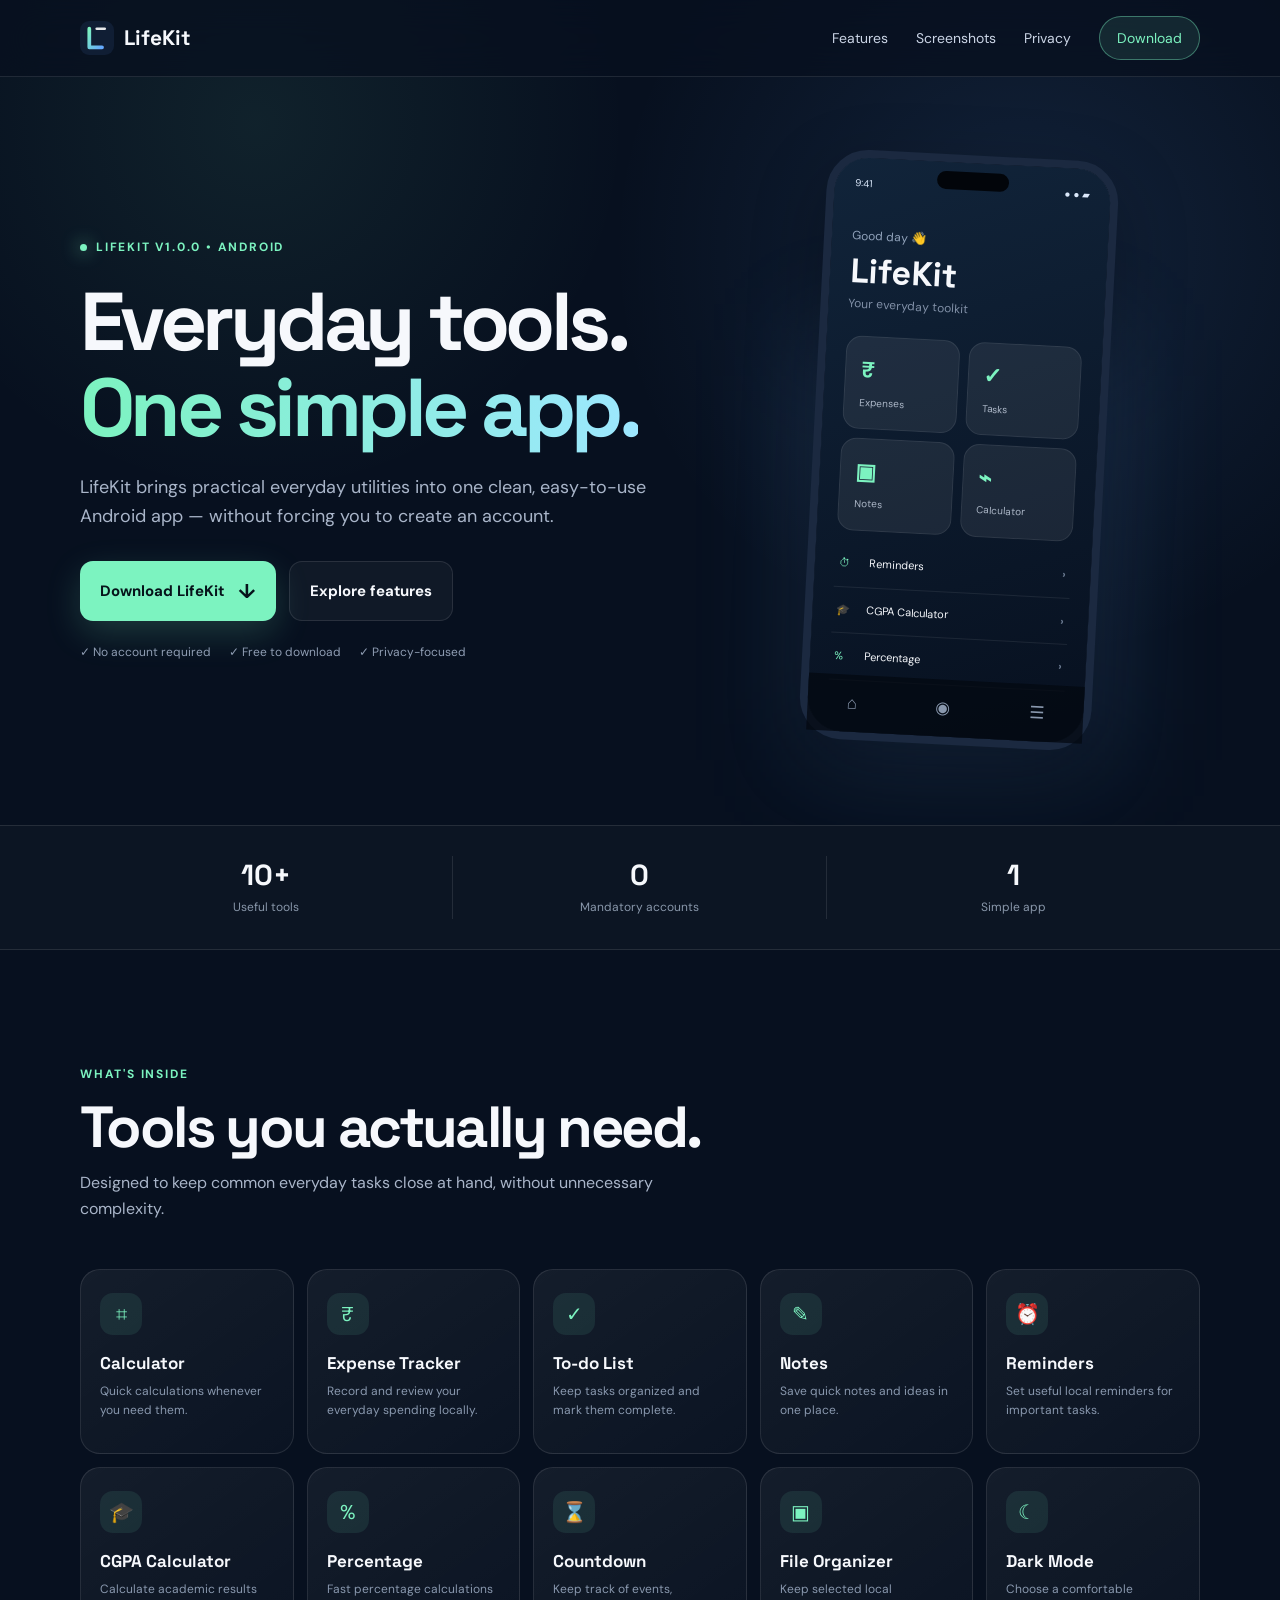
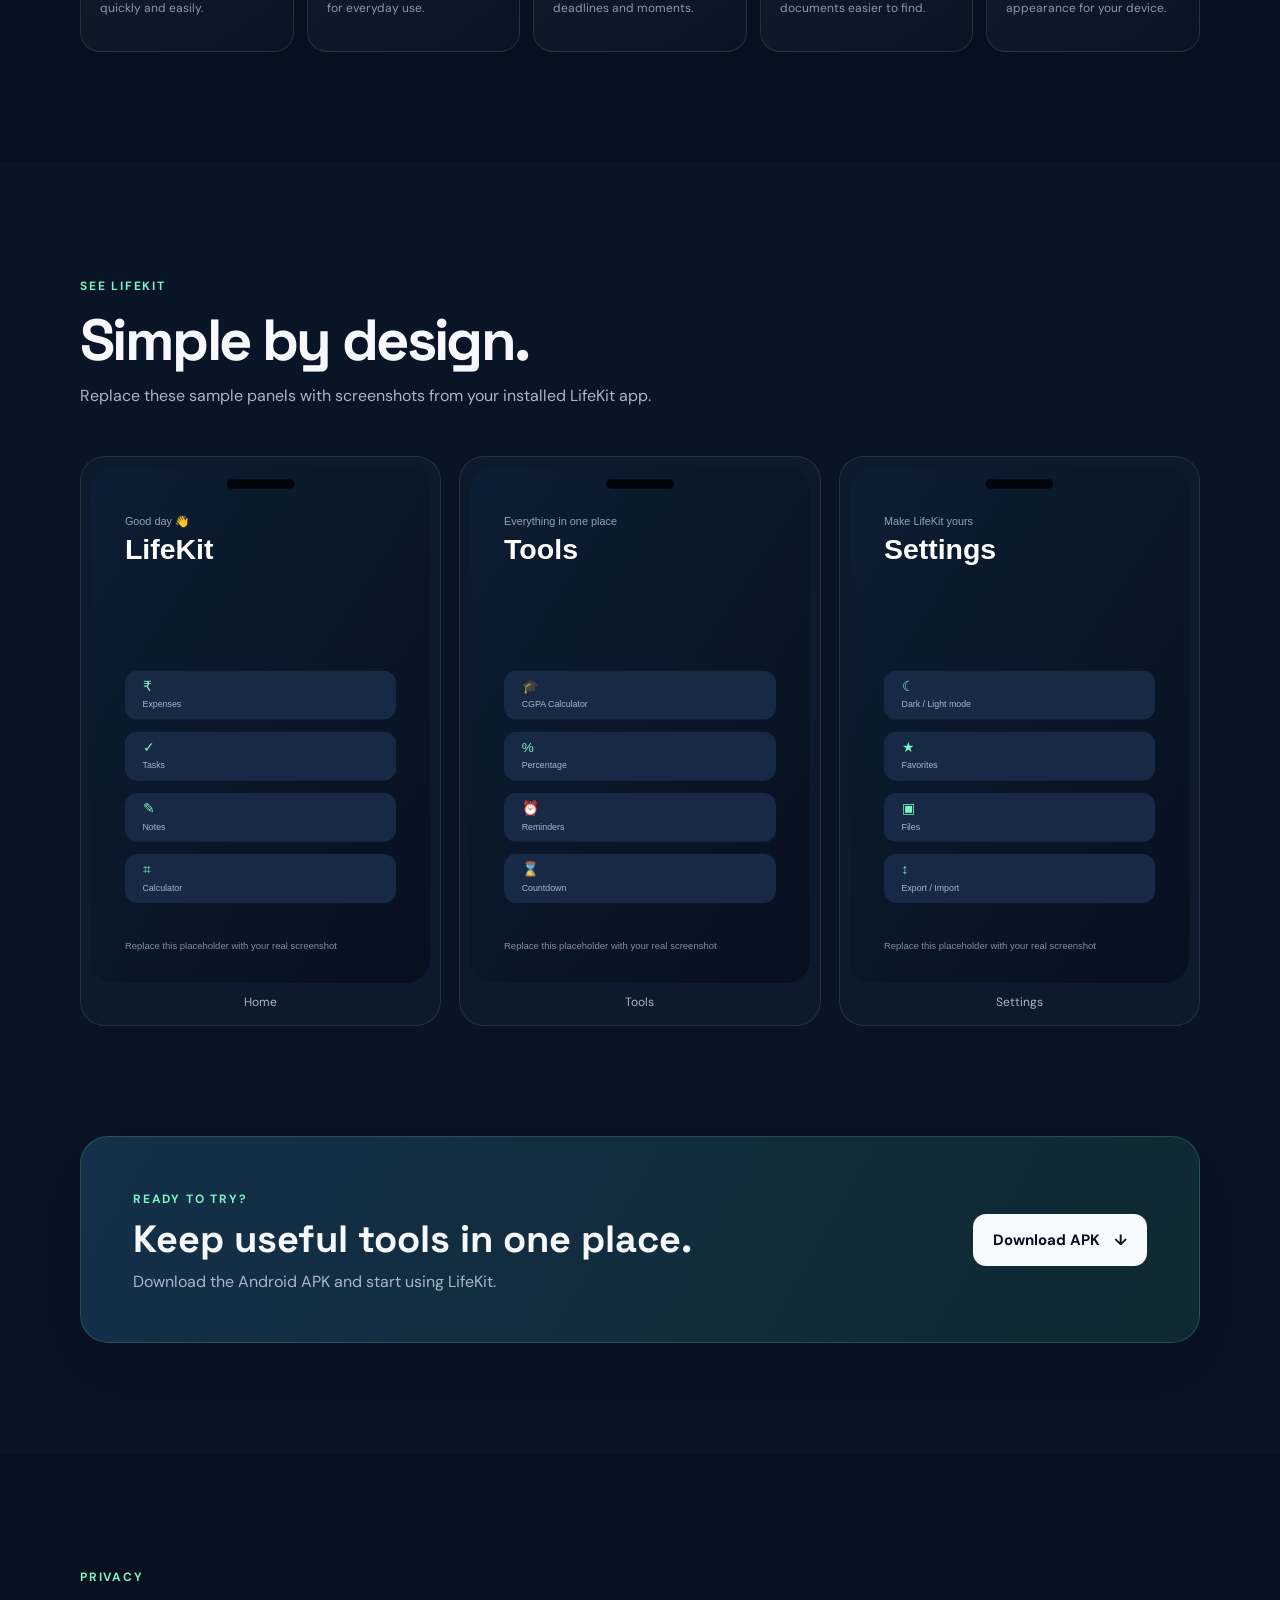
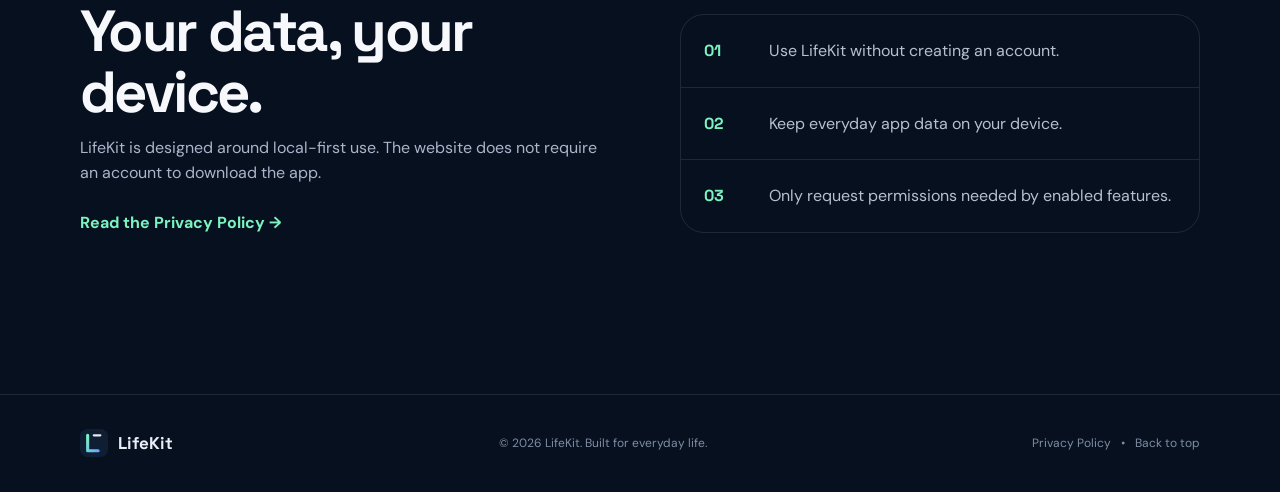
<file: index.html>
<!DOCTYPE html>
<html lang="en">
<head>
  <meta charset="UTF-8">
  <meta name="viewport" content="width=device-width, initial-scale=1.0">
  <meta name="theme-color" content="#0b1220">
  <meta name="description" content="LifeKit — simple, useful and privacy-focused everyday tools for Android.">
  <meta property="og:title" content="LifeKit — Everyday tools, made simple">
  <meta property="og:description" content="Calculator, expenses, tasks, notes, reminders, CGPA, percentage and more.">
  <meta property="og:type" content="website">
  <title>LifeKit — Everyday tools, made simple</title>
  <link rel="icon" href="assets/favicon.svg" type="image/svg+xml">
  <link rel="stylesheet" href="style.css">
</head>
<body>
  <header class="site-header">
    <nav class="nav container">
      <a class="brand" href="#top" aria-label="LifeKit home">
        <img src="assets/logo.svg" alt="LifeKit logo">
        <span>LifeKit</span>
      </a>
      <div class="nav-links">
        <a href="#features">Features</a>
        <a href="#screenshots">Screenshots</a>
        <a href="#privacy">Privacy</a>
        <a class="nav-download" href="https://github.com/amondal73837383-ux/lifekit-website/releases/download/v1.0.0/LifeKit-v1.0.0.apk" download>Download</a>
      </div>
      <button class="menu-btn" type="button" aria-label="Open menu" aria-expanded="false">☰</button>
    </nav>
  </header>

  <main id="top">
    <section class="hero">
      <div class="hero-glow glow-one"></div>
      <div class="hero-glow glow-two"></div>
      <div class="container hero-grid">
        <div class="hero-copy reveal">
          <div class="eyebrow"><span class="dot"></span> LifeKit v1.0.0 • Android</div>
          <h1>Everyday tools.<br><span>One simple app.</span></h1>
          <p class="hero-text">
            LifeKit brings practical everyday utilities into one clean, easy-to-use Android app —
            without forcing you to create an account.
          </p>
          <div class="hero-actions">
            <a class="btn btn-primary" href="https://github.com/amondal73837383-ux/lifekit-website/releases/download/v1.0.0/LifeKit-v1.0.0.apk" download>
              <span>Download LifeKit</span><span class="arrow">↓</span>
            </a>
            <a class="btn btn-secondary" href="#features">Explore features</a>
          </div>
          <div class="trust-row">
            <span>✓ No account required</span>
            <span>✓ Free to download</span>
            <span>✓ Privacy-focused</span>
          </div>
        </div>

        <div class="phone-wrap reveal">
          <div class="phone-shadow"></div>
          <div class="phone">
            <div class="phone-speaker"></div>
            <div class="phone-screen">
              <div class="screen-status"><span>9:41</span><span>● ● ▰</span></div>
              <div class="screen-content">
                <div class="screen-greeting">Good day 👋</div>
                <div class="screen-title">LifeKit</div>
                <div class="screen-subtitle">Your everyday toolkit</div>
                <div class="mini-grid">
                  <div class="mini-card"><b>₹</b><span>Expenses</span></div>
                  <div class="mini-card"><b>✓</b><span>Tasks</span></div>
                  <div class="mini-card"><b>▣</b><span>Notes</span></div>
                  <div class="mini-card"><b>⌁</b><span>Calculator</span></div>
                </div>
                <div class="mini-list">
                  <div><span class="mini-icon">⏱</span><span>Reminders</span><strong>›</strong></div>
                  <div><span class="mini-icon">🎓</span><span>CGPA Calculator</span><strong>›</strong></div>
                  <div><span class="mini-icon">%</span><span>Percentage</span><strong>›</strong></div>
                </div>
              </div>
              <div class="phone-nav"><span>⌂</span><span>◉</span><span>☰</span></div>
            </div>
          </div>
        </div>
      </div>
    </section>

    <section class="stats-section">
      <div class="container stats">
        <div><strong>10+</strong><span>Useful tools</span></div>
        <div><strong>0</strong><span>Mandatory accounts</span></div>
        <div><strong>1</strong><span>Simple app</span></div>
      </div>
    </section>

    <section class="section" id="features">
      <div class="container">
        <div class="section-heading reveal">
          <span class="section-kicker">WHAT'S INSIDE</span>
          <h2>Tools you actually need.</h2>
          <p>Designed to keep common everyday tasks close at hand, without unnecessary complexity.</p>
        </div>
        <div class="feature-grid">
          <article class="feature-card reveal"><div class="feature-icon">⌗</div><h3>Calculator</h3><p>Quick calculations whenever you need them.</p></article>
          <article class="feature-card reveal"><div class="feature-icon">₹</div><h3>Expense Tracker</h3><p>Record and review your everyday spending locally.</p></article>
          <article class="feature-card reveal"><div class="feature-icon">✓</div><h3>To-do List</h3><p>Keep tasks organized and mark them complete.</p></article>
          <article class="feature-card reveal"><div class="feature-icon">✎</div><h3>Notes</h3><p>Save quick notes and ideas in one place.</p></article>
          <article class="feature-card reveal"><div class="feature-icon">⏰</div><h3>Reminders</h3><p>Set useful local reminders for important tasks.</p></article>
          <article class="feature-card reveal"><div class="feature-icon">🎓</div><h3>CGPA Calculator</h3><p>Calculate academic results quickly and easily.</p></article>
          <article class="feature-card reveal"><div class="feature-icon">%</div><h3>Percentage</h3><p>Fast percentage calculations for everyday use.</p></article>
          <article class="feature-card reveal"><div class="feature-icon">⌛</div><h3>Countdown</h3><p>Keep track of events, deadlines and moments.</p></article>
          <article class="feature-card reveal"><div class="feature-icon">▣</div><h3>File Organizer</h3><p>Keep selected local documents easier to find.</p></article>
          <article class="feature-card reveal"><div class="feature-icon">☾</div><h3>Dark Mode</h3><p>Choose a comfortable appearance for your device.</p></article>
        </div>
      </div>
    </section>

    <section class="section screenshots-section" id="screenshots">
      <div class="container">
        <div class="section-heading reveal">
          <span class="section-kicker">SEE LIFEKIT</span>
          <h2>Simple by design.</h2>
          <p>Replace these sample panels with screenshots from your installed LifeKit app.</p>
        </div>
        <div class="screenshots">
          <div class="shot reveal"><img src="assets/screenshot-1.svg" alt="LifeKit home screen placeholder"><span>Home</span></div>
          <div class="shot reveal"><img src="assets/screenshot-2.svg" alt="LifeKit tools screen placeholder"><span>Tools</span></div>
          <div class="shot reveal"><img src="assets/screenshot-3.svg" alt="LifeKit settings screen placeholder"><span>Settings</span></div>
        </div>
      </div>
    </section>

    <section class="download-section">
      <div class="container download-card reveal">
        <div>
          <span class="section-kicker">READY TO TRY?</span>
          <h2>Keep useful tools in one place.</h2>
          <p>Download the Android APK and start using LifeKit.</p>
        </div>
        <a class="btn btn-light" href="download/LifeKit-v1.0.0.apk" download>
          Download APK <span>↓</span>
        </a>
      </div>
    </section>

    <section class="section privacy-section" id="privacy">
      <div class="container privacy-grid">
        <div class="section-heading reveal">
          <span class="section-kicker">PRIVACY</span>
          <h2>Your data, your device.</h2>
          <p>LifeKit is designed around local-first use. The website does not require an account to download the app.</p>
          <a class="text-link" href="privacy.html">Read the Privacy Policy →</a>
        </div>
        <div class="privacy-points reveal">
          <div><b>01</b><span>Use LifeKit without creating an account.</span></div>
          <div><b>02</b><span>Keep everyday app data on your device.</span></div>
          <div><b>03</b><span>Only request permissions needed by enabled features.</span></div>
        </div>
      </div>
    </section>
  </main>

  <footer class="footer">
    <div class="container footer-inner">
      <div class="brand"><img src="assets/logo.svg" alt=""><span>LifeKit</span></div>
      <p>© <span id="year"></span> LifeKit. Built for everyday life.</p>
      <div><a href="privacy.html">Privacy Policy</a><span>•</span><a href="#top">Back to top</a></div>
    </div>
  </footer>

  <script src="script.js"></script>
</body>
</html>
</file>
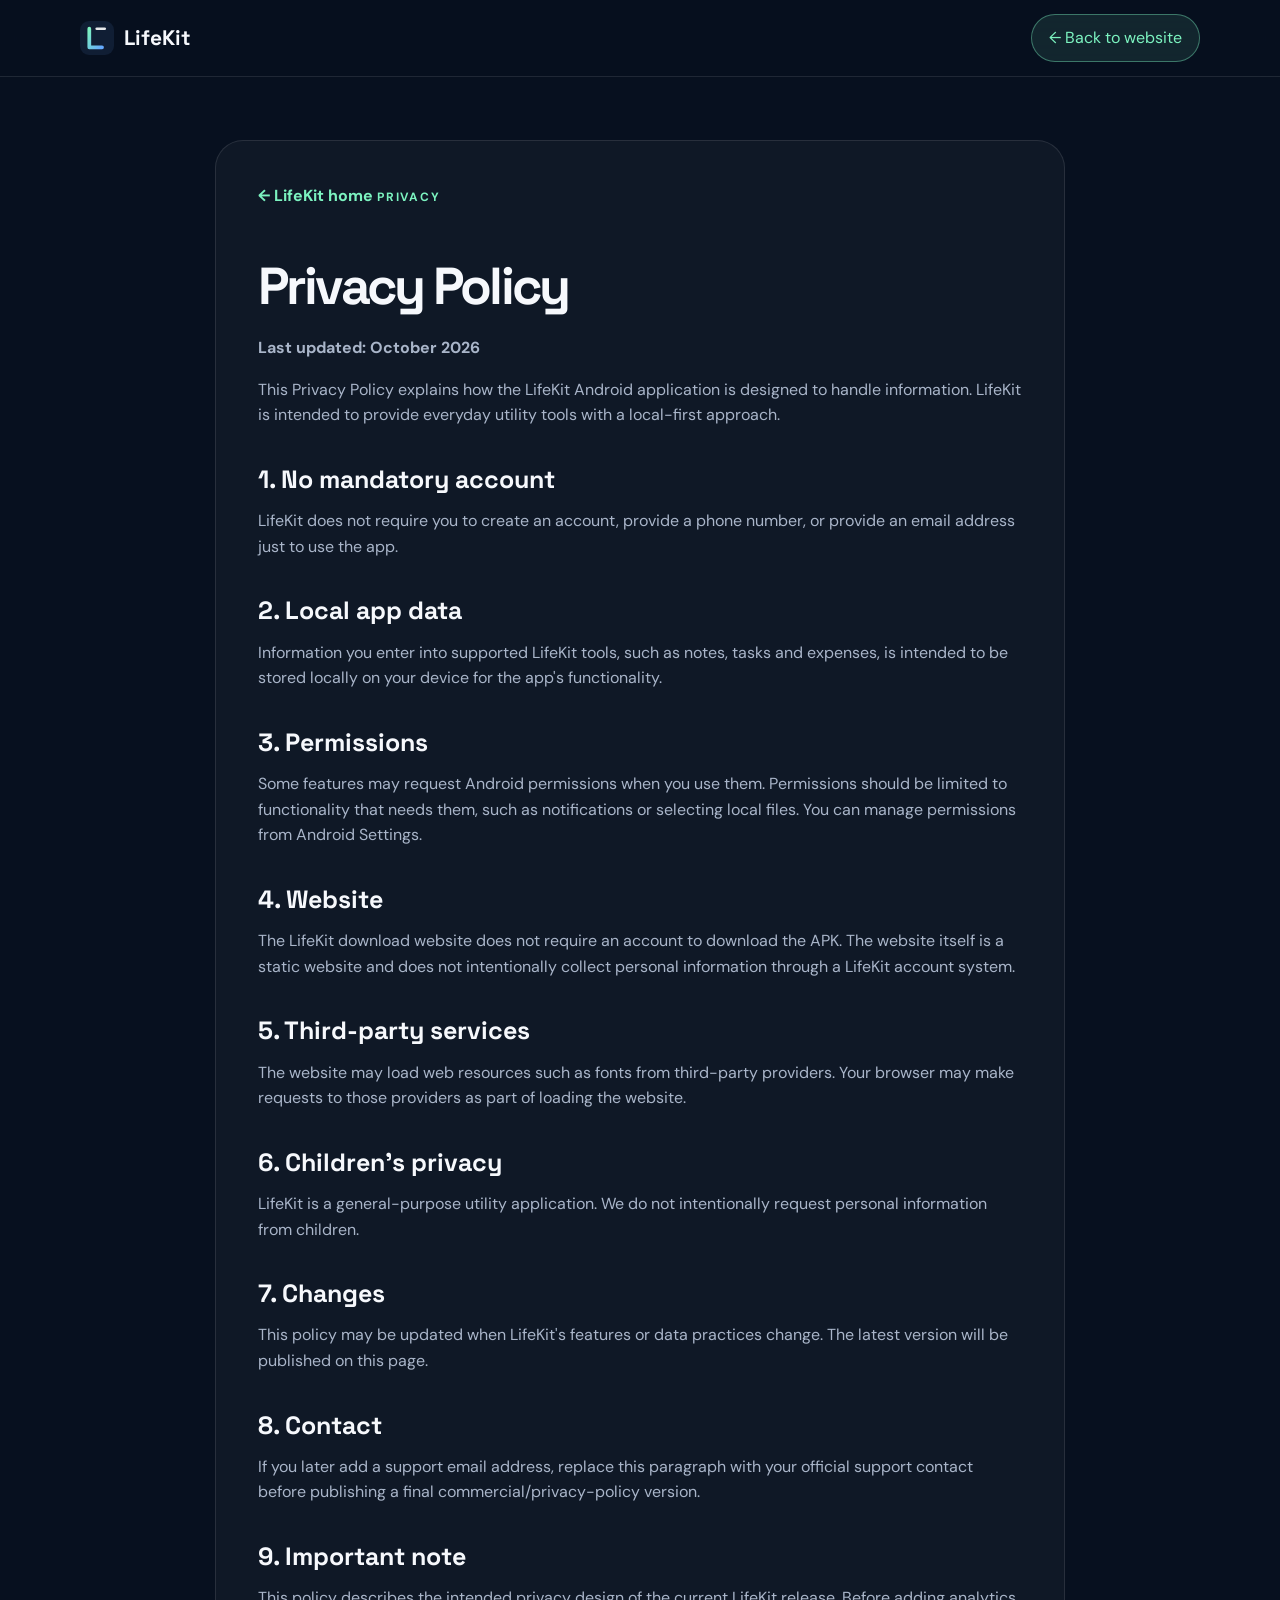
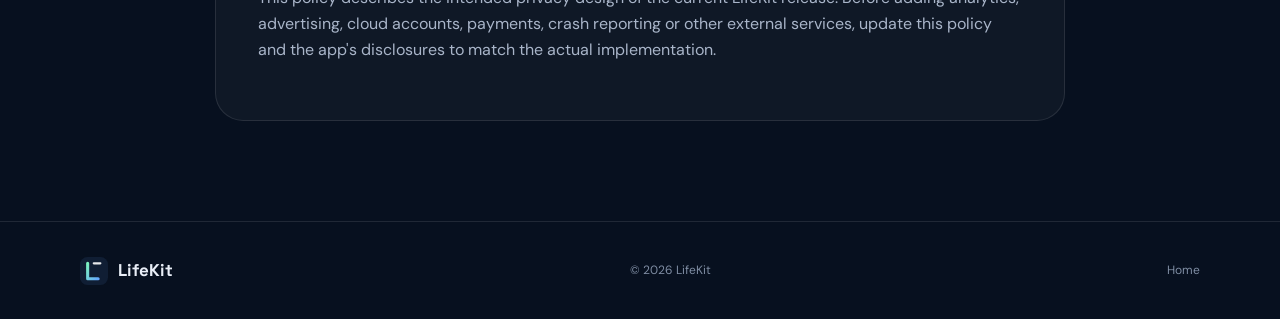
<file: privacy.html>
<!DOCTYPE html>
<html lang="en">
<head>
  <meta charset="UTF-8">
  <meta name="viewport" content="width=device-width, initial-scale=1.0">
  <meta name="description" content="LifeKit Privacy Policy">
  <meta name="theme-color" content="#0b1220">
  <title>Privacy Policy — LifeKit</title>
  <link rel="icon" href="assets/favicon.svg" type="image/svg+xml">
  <link rel="stylesheet" href="style.css">
  <style>
    .policy{padding:140px 0 100px}.policy-card{max-width:850px;margin:auto;background:rgba(255,255,255,.035);border:1px solid var(--line);border-radius:28px;padding:42px}.policy h1{font-size:52px}.policy h2{font-size:25px;margin-top:38px;margin-bottom:10px}.policy p,.policy li{color:#a9b5c9}.policy ul{padding-left:22px}.back{display:inline-block;margin-bottom:28px;color:var(--accent);font-weight:700}@media(max-width:600px){.policy-card{padding:25px}.policy h1{font-size:42px}}
  </style>
</head>
<body>
<header class="site-header"><nav class="nav container">
  <a class="brand" href="index.html"><img src="assets/logo.svg" alt=""><span>LifeKit</span></a>
  <a class="nav-download" href="index.html">← Back to website</a>
</nav></header>

<main class="policy">
  <div class="container">
    <div class="policy-card">
      <a class="back" href="index.html">← LifeKit home</a>
      <span class="section-kicker">PRIVACY</span>
      <h1>Privacy Policy</h1>
      <p><strong>Last updated: October 2026</strong></p>

      <p>This Privacy Policy explains how the LifeKit Android application is designed to handle information. LifeKit is intended to provide everyday utility tools with a local-first approach.</p>

      <h2>1. No mandatory account</h2>
      <p>LifeKit does not require you to create an account, provide a phone number, or provide an email address just to use the app.</p>

      <h2>2. Local app data</h2>
      <p>Information you enter into supported LifeKit tools, such as notes, tasks and expenses, is intended to be stored locally on your device for the app's functionality.</p>

      <h2>3. Permissions</h2>
      <p>Some features may request Android permissions when you use them. Permissions should be limited to functionality that needs them, such as notifications or selecting local files. You can manage permissions from Android Settings.</p>

      <h2>4. Website</h2>
      <p>The LifeKit download website does not require an account to download the APK. The website itself is a static website and does not intentionally collect personal information through a LifeKit account system.</p>

      <h2>5. Third-party services</h2>
      <p>The website may load web resources such as fonts from third-party providers. Your browser may make requests to those providers as part of loading the website.</p>

      <h2>6. Children's privacy</h2>
      <p>LifeKit is a general-purpose utility application. We do not intentionally request personal information from children.</p>

      <h2>7. Changes</h2>
      <p>This policy may be updated when LifeKit's features or data practices change. The latest version will be published on this page.</p>

      <h2>8. Contact</h2>
      <p>If you later add a support email address, replace this paragraph with your official support contact before publishing a final commercial/privacy-policy version.</p>

      <h2>9. Important note</h2>
      <p>This policy describes the intended privacy design of the current LifeKit release. Before adding analytics, advertising, cloud accounts, payments, crash reporting or other external services, update this policy and the app's disclosures to match the actual implementation.</p>
    </div>
  </div>
</main>
<footer class="footer"><div class="container footer-inner"><div class="brand"><img src="assets/logo.svg" alt=""><span>LifeKit</span></div><p>© <span id="year"></span> LifeKit</p><a href="index.html">Home</a></div></footer>
<script>document.getElementById("year").textContent=new Date().getFullYear();</script>
</body>
</html>
</file>
<file: style.css>
@import url('https://fonts.googleapis.com/css2?family=DM+Sans:wght@400;500;600;700&family=Space+Grotesk:wght@500;600;700&display=swap');

:root{
  --bg:#07101f;--bg2:#0b1629;--card:#101e34;--text:#f6f8fc;--muted:#a9b5c9;
  --line:rgba(255,255,255,.10);--accent:#7cf3c0;--accent2:#65a9ff;--white:#fff;
  --shadow:0 24px 70px rgba(0,0,0,.28);--radius:24px;
}
*{box-sizing:border-box}html{scroll-behavior:smooth}body{margin:0;background:var(--bg);color:var(--text);font-family:"DM Sans",sans-serif;line-height:1.6}
a{color:inherit;text-decoration:none}.container{width:min(1120px,calc(100% - 40px));margin:auto}
.site-header{position:fixed;top:0;left:0;right:0;z-index:20;background:rgba(7,16,31,.72);backdrop-filter:blur(18px);border-bottom:1px solid var(--line)}
.nav{height:76px;display:flex;align-items:center;justify-content:space-between}.brand{display:flex;align-items:center;gap:10px;font-family:"Space Grotesk";font-weight:700;font-size:21px}.brand img{width:34px;height:34px}
.nav-links{display:flex;align-items:center;gap:28px;color:#cbd5e6;font-size:14px}.nav-links a:hover{color:var(--white)}.nav-download{padding:10px 17px;border:1px solid rgba(124,243,192,.4);background:rgba(124,243,192,.10);border-radius:999px;color:var(--accent)!important}.menu-btn{display:none;background:none;border:0;color:#fff;font-size:25px}
.hero{min-height:760px;padding:155px 0 80px;position:relative;overflow:hidden;background:radial-gradient(circle at 80% 30%,rgba(101,169,255,.12),transparent 35%),radial-gradient(circle at 20% 15%,rgba(124,243,192,.08),transparent 30%)}
.hero-grid{display:grid;grid-template-columns:1.08fr .92fr;align-items:center;gap:70px}.eyebrow,.section-kicker{font-size:12px;letter-spacing:.15em;text-transform:uppercase;font-weight:700;color:var(--accent)}.eyebrow{display:flex;gap:9px;align-items:center}.dot{width:7px;height:7px;border-radius:50%;background:var(--accent);box-shadow:0 0 18px var(--accent)}
h1,h2,h3{font-family:"Space Grotesk",sans-serif;margin:0;line-height:1.05}h1{font-size:clamp(52px,7vw,82px);letter-spacing:-.055em;margin:22px 0}h1 span{background:linear-gradient(90deg,var(--accent),#9de7ff);-webkit-background-clip:text;background-clip:text;color:transparent}
.hero-text{font-size:18px;max-width:620px;color:var(--muted);margin:0 0 30px}.hero-actions{display:flex;gap:13px;flex-wrap:wrap}.btn{display:inline-flex;align-items:center;justify-content:center;gap:14px;border-radius:13px;padding:14px 20px;font-weight:700;font-size:15px;transition:.25s transform,.25s box-shadow,.25s background}.btn:hover{transform:translateY(-2px)}.btn-primary{background:var(--accent);color:#06131a;box-shadow:0 12px 35px rgba(124,243,192,.18)}.btn-secondary{border:1px solid var(--line);background:rgba(255,255,255,.04)}.arrow{font-size:20px}.trust-row{display:flex;flex-wrap:wrap;gap:18px;margin-top:22px;color:#8f9db3;font-size:12px}
.phone-wrap{display:flex;justify-content:center;position:relative}.phone-shadow{position:absolute;width:300px;height:420px;bottom:-15px;background:rgba(101,169,255,.18);filter:blur(55px)}.phone{width:292px;height:590px;border:8px solid #1b2940;border-radius:42px;background:#030811;box-shadow:var(--shadow),inset 0 0 0 1px #34445d;position:relative;transform:rotate(3deg)}.phone-speaker{position:absolute;z-index:2;top:9px;left:50%;transform:translateX(-50%);width:72px;height:18px;background:#02050a;border-radius:20px}.phone-screen{height:100%;overflow:hidden;border-radius:34px;background:linear-gradient(160deg,#11243a,#07101f)}.screen-status{display:flex;justify-content:space-between;padding:18px 20px 0;font-size:10px;color:#dbe8fa}.screen-content{padding:35px 20px}.screen-greeting{font-size:12px;color:#91a3bb}.screen-title{font:700 34px "Space Grotesk";margin-top:4px}.screen-subtitle{font-size:12px;color:#8190a7;margin-top:2px}.mini-grid{display:grid;grid-template-columns:1fr 1fr;gap:9px;margin-top:22px}.mini-card{padding:15px;border-radius:16px;background:rgba(255,255,255,.07);border:1px solid rgba(255,255,255,.08)}.mini-card b{display:block;font-size:22px;color:var(--accent)}.mini-card span{font-size:10px;color:#aeb9c9}.mini-list{margin-top:10px}.mini-list div{display:flex;align-items:center;gap:10px;padding:14px 4px;border-bottom:1px solid rgba(255,255,255,.08);font-size:11px}.mini-icon{color:var(--accent);width:20px}.mini-list strong{margin-left:auto;color:#718198}.phone-nav{position:absolute;bottom:0;left:0;right:0;height:57px;display:flex;justify-content:space-around;align-items:center;background:rgba(3,8,17,.75);font-size:17px;color:#8998ae}
.stats-section{border-top:1px solid var(--line);border-bottom:1px solid var(--line);background:rgba(255,255,255,.018)}.stats{display:grid;grid-template-columns:repeat(3,1fr);padding:30px 0}.stats div{text-align:center;border-right:1px solid var(--line)}.stats div:last-child{border:0}.stats strong{display:block;font:700 29px "Space Grotesk"}.stats span{font-size:12px;color:#8997aa}
.section{padding:110px 0}.section-heading{max-width:650px;margin-bottom:48px}.section-heading h2{font-size:clamp(38px,5vw,58px);letter-spacing:-.045em;margin:12px 0}.section-heading p{color:var(--muted);font-size:16px;margin:0}.feature-grid{display:grid;grid-template-columns:repeat(5,1fr);gap:13px}.feature-card{padding:23px 19px;border:1px solid var(--line);background:linear-gradient(145deg,rgba(255,255,255,.055),rgba(255,255,255,.018));border-radius:20px;min-height:185px;transition:.25s transform,.25s border-color}.feature-card:hover{transform:translateY(-5px);border-color:rgba(124,243,192,.3)}.feature-icon{width:42px;height:42px;display:grid;place-items:center;border-radius:13px;background:rgba(124,243,192,.09);color:var(--accent);font-size:20px;margin-bottom:20px}.feature-card h3{font-size:17px}.feature-card p{font-size:12px;color:#8998ae;margin:9px 0 0}
.screenshots-section{background:#091426}.screenshots{display:grid;grid-template-columns:repeat(3,1fr);gap:18px}.shot{position:relative;padding:10px;border:1px solid var(--line);border-radius:25px;background:#0d1a2e}.shot img{display:block;width:100%;border-radius:17px}.shot span{display:block;text-align:center;font-size:12px;color:#a9b5c9;padding:10px 0 3px}
.download-section{padding:0 0 110px;background:#091426}.download-card{border-radius:28px;padding:48px 52px;background:linear-gradient(120deg,#14304a,#0f2930);border:1px solid rgba(124,243,192,.18);display:flex;align-items:center;justify-content:space-between;gap:30px;box-shadow:var(--shadow)}.download-card h2{font-size:38px;margin:9px 0}.download-card p{margin:0;color:#a9b5c9}.btn-light{background:#f7fbff;color:#07101f}.btn-light:hover{box-shadow:0 12px 30px rgba(255,255,255,.15)}
.privacy-grid{display:grid;grid-template-columns:1fr 1fr;gap:80px;align-items:center}.text-link{display:inline-block;margin-top:24px;color:var(--accent);font-weight:700}.privacy-points{border:1px solid var(--line);border-radius:24px;overflow:hidden}.privacy-points div{display:grid;grid-template-columns:50px 1fr;gap:15px;padding:23px;border-bottom:1px solid var(--line)}.privacy-points div:last-child{border:0}.privacy-points b{color:var(--accent);font-family:"Space Grotesk"}.privacy-points span{color:#b5c0d0}
.footer{border-top:1px solid var(--line);padding:27px 0;color:#7f8da3;font-size:12px}.footer-inner{display:flex;justify-content:space-between;align-items:center;gap:20px}.footer .brand{color:#e9eef7;font-size:17px}.footer .brand img{width:28px;height:28px}.footer a:hover{color:#fff}.footer-inner>div:last-child{display:flex;gap:10px}
.reveal{opacity:0;transform:translateY(20px);transition:opacity .65s ease,transform .65s ease}.reveal.visible{opacity:1;transform:none}
@media(max-width:1050px){.feature-grid{grid-template-columns:repeat(3,1fr)}}
@media(max-width:800px){.container{width:min(100% - 28px,680px)}.nav{height:68px}.nav-links{display:none;position:absolute;top:68px;left:14px;right:14px;flex-direction:column;align-items:stretch;padding:15px;background:#0b1729;border:1px solid var(--line);border-radius:18px}.nav-links.open{display:flex}.nav-download{text-align:center}.menu-btn{display:block}.hero{padding-top:125px}.hero-grid{grid-template-columns:1fr;gap:50px}.hero-copy{text-align:center}.eyebrow{justify-content:center}h1{font-size:55px}.hero-text{margin-left:auto;margin-right:auto}.hero-actions,.trust-row{justify-content:center}.phone{transform:none}.stats{grid-template-columns:1fr}.stats div{border-right:0;border-bottom:1px solid var(--line);padding:13px}.stats div:last-child{border:0}.feature-grid{grid-template-columns:1fr 1fr}.screenshots{grid-template-columns:1fr}.privacy-grid{grid-template-columns:1fr;gap:40px}.download-card{padding:35px 25px;flex-direction:column;align-items:flex-start}.footer-inner{flex-direction:column;align-items:flex-start}}
@media(max-width:480px){.feature-grid{grid-template-columns:1fr}.hero{min-height:auto;padding-bottom:70px}h1{font-size:47px}.phone{width:260px;height:525px}.screen-content{padding:30px 17px}.download-card h2{font-size:30px}}
</file>
